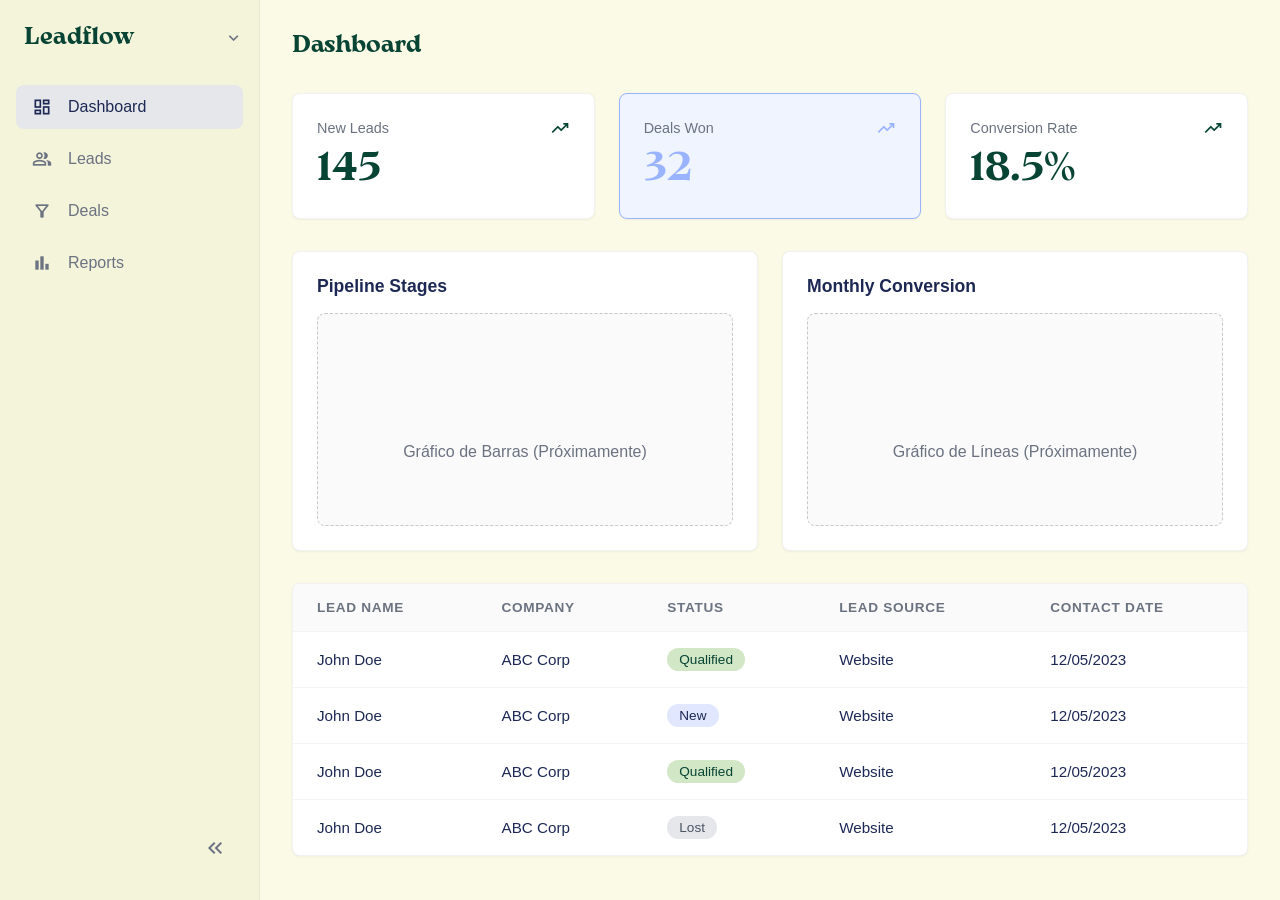
<file: index.html>
<!DOCTYPE html>
<html lang="es">
<head>
    <meta charset="UTF-8">
    <meta name="viewport" content="width=device-width, initial-scale=1.0">
    <title>Leadflow - Dashboard</title>
    
    <!-- Google Icons -->
    <link rel="stylesheet" href="https://fonts.googleapis.com/css2?family=Material+Symbols+Outlined:opsz,wght,FILL,GRAD@24,400,0,0" />
    
    <!-- Hojas de estilo -->
    <link rel="stylesheet" href="css/main.css">
    <link rel="stylesheet" href="css/dashboard.css">
</head>
<body>

    <div class="app-container">
        
        <!-- Sidebar -->
        <aside class="sidebar">
            <div class="sidebar-header">
                <h1 class="logo-text">Leadflow</h1>
                <span class="material-symbols-outlined">expand_more</span>
            </div>
            
            <nav class="sidebar-nav">
                <ul>
                    <li class="active">
                        <!-- ÍCONO GOOGLE: Dashboard -->
                        <span class="material-symbols-outlined">dashboard</span>
                        <span>Dashboard</span>
                    </li>
                    <li>
                        <!-- ÍCONO GOOGLE: Leads -->
                        <span class="material-symbols-outlined">group</span>
                        <span>Leads</span>
                    </li>
                    <li>
                        <!-- ÍCONO GOOGLE: Deals -->
                        <span class="material-symbols-outlined">filter_alt</span>
                        <span>Deals</span>
                    </li>
                    <li>
                        <!-- ÍCONO GOOGLE: Reports -->
                        <span class="material-symbols-outlined">bar_chart</span>
                        <span>Reports</span>
                    </li>
                </ul>
            </nav>

            <div class="sidebar-footer">
                <span class="material-symbols-outlined">keyboard_double_arrow_left</span>
            </div>
        </aside>

        <!-- Main Content -->
        <main class="main-content">
            <header class="top-header">
                <h2>Dashboard</h2>
            </header>

            <!-- KPI Cards -->
            <section class="kpi-section">
                <div class="kpi-card">
                    <div class="kpi-header">
                        <span>New Leads</span>
                        <span class="trend-icon material-symbols-outlined">trending_up</span>
                    </div>
                    <h3 class="kpi-value">145</h3>
                </div>

                <div class="kpi-card highlight">
                    <div class="kpi-header">
                        <span>Deals Won</span>
                        <span class="trend-icon material-symbols-outlined">trending_up</span>
                    </div>
                    <h3 class="kpi-value">32</h3>
                </div>

                <div class="kpi-card">
                    <div class="kpi-header">
                        <span>Conversion Rate</span>
                        <span class="trend-icon material-symbols-outlined">trending_up</span>
                    </div>
                    <h3 class="kpi-value">18.5%</h3>
                </div>
            </section>

            <!-- Charts Section -->
            <section class="charts-section">
                <div class="chart-container">
                    <h4>Pipeline Stages</h4>
                    <div class="chart-placeholder">
                        <!-- Aquí irá el canvas de Chart.js -->
                        <p style="color: var(--text-muted); text-align: center; padding-top: 4rem;">Gráfico de Barras (Próximamente)</p>
                    </div>
                </div>
                <div class="chart-container">
                    <h4>Monthly Conversion</h4>
                    <div class="chart-placeholder">
                        <!-- Aquí irá el canvas de Chart.js -->
                        <p style="color: var(--text-muted); text-align: center; padding-top: 4rem;">Gráfico de Líneas (Próximamente)</p>
                    </div>
                </div>
            </section>

            <!-- Table Section -->
            <section class="table-section">
                <table class="leads-table">
                    <thead>
                        <tr>
                            <th>Lead Name</th>
                            <th>Company</th>
                            <th>Status</th>
                            <th>Lead Source</th>
                            <th>Contact Date</th>
                        </tr>
                    </thead>
                    <tbody>
                        <tr>
                            <td>John Doe</td>
                            <td>ABC Corp</td>
                            <td><span class="badge qualified">Qualified</span></td>
                            <td>Website</td>
                            <td>12/05/2023</td>
                        </tr>
                        <tr>
                            <td>John Doe</td>
                            <td>ABC Corp</td>
                            <td><span class="badge new">New</span></td>
                            <td>Website</td>
                            <td>12/05/2023</td>
                        </tr>
                        <tr>
                            <td>John Doe</td>
                            <td>ABC Corp</td>
                            <td><span class="badge qualified">Qualified</span></td>
                            <td>Website</td>
                            <td>12/05/2023</td>
                        </tr>
                        <tr>
                            <td>John Doe</td>
                            <td>ABC Corp</td>
                            <td><span class="badge lost">Lost</span></td>
                            <td>Website</td>
                            <td>12/05/2023</td>
                        </tr>
                    </tbody>
                </table>
            </section>

        </main>
    </div>

    <script src="js/dashboard.js"></script>
</body>
</html>
</file>
<file: css/main.css>
/* =========================================
   CONFIGURACIÓN DE FUENTES
   ========================================= */
@font-face {
    font-family: 'Arsenica Antiqua';
    /* Asegúrate de que el nombre del archivo coincida exactamente con el de tu carpeta docs */
    src: url('../docs/arsenica-antiqua-bold1.ttf') format('truetype');
    font-weight: 700;
    font-style: normal;
    font-display: swap;
}

/* =========================================
   VARIABLES CSS (Identidad Visual Leadflow)
   ========================================= */
:root {
    /* Colores oficiales */
    --color-primary-dark: #074434;
    --color-secondary-green: #ABC685;
    --color-accent-blue: #99B3FF;
    --color-neutral-gray: #C7C8CB;
    --color-alt-blue: #1D2954;
    
    /* Colores de interfaz inferidos del diseño */
    --bg-body: #FAFAE6; /* Fondo crema de la app */
    --bg-sidebar: #F4F4DB; /* Fondo lateral ligeramente más oscuro */
    --bg-card: #FFFFFF;
    --bg-highlight: #F0F4FF; /* Azul muy claro para la tarjeta seleccionada */
    
    /* Textos */
    --text-main: #1D2954;
    --text-muted: #6B7280;
    --text-light: #FFFFFF;
    
    /* Estados de la tabla */
    --status-qualified-bg: #D1E7C6;
    --status-qualified-text: #074434;
    --status-new-bg: #E0E7FF;
    --status-new-text: #1D2954;
    --status-lost-bg: #E5E7EB;
    --status-lost-text: #4B5563;

    /* Tipografía */
    --font-headings: 'Arsenica Antiqua', Georgia, serif;
    --font-body: 'Arial', sans-serif; /* Fallback para el cuerpo */
    
    /* Bordes y Sombras */
    --border-radius: 8px;
    --shadow-sm: 0 1px 3px rgba(0,0,0,0.05);
    --shadow-md: 0 4px 6px rgba(0,0,0,0.05);
}

/* =========================================
   RESET Y ESTILOS GLOBALES
   ========================================= */
* {
    margin: 0;
    padding: 0;
    box-sizing: border-box;
}

body {
    font-family: var(--font-body);
    background-color: var(--bg-body);
    color: var(--text-main);
    -webkit-font-smoothing: antialiased;
}

h1, h2, h3, h4 {
    font-family: var(--font-headings);
    color: var(--color-primary-dark);
}

ul {
    list-style: none;
}

a {
    text-decoration: none;
    color: inherit;
}

/* Ocultar temporalmente el texto de los íconos para evitar parpadeos si no cargan */
.material-symbols-outlined {
    font-variation-settings: 'FILL' 0, 'wght' 400, 'GRAD' 0, 'opsz' 24;
}
</file>
<file: css/dashboard.css>
/* =========================================
   LAYOUT PRINCIPAL
   ========================================= */
.app-container {
    display: flex;
    height: 100vh;
    overflow: hidden;
}

/* =========================================
   SIDEBAR
   ========================================= */
.sidebar {
    width: 260px;
    background-color: var(--bg-sidebar);
    display: flex;
    flex-direction: column;
    border-right: 1px solid rgba(0,0,0,0.05);
    padding: 1.5rem 1rem;
}

.sidebar-header {
    display: flex;
    align-items: center;
    justify-content: space-between;
    margin-bottom: 2rem;
    padding-left: 0.5rem;
}

.logo-text {
    font-size: 1.5rem;
    color: var(--color-primary-dark);
}

.sidebar-header .material-symbols-outlined {
    font-size: 1.2rem;
    color: var(--text-muted);
    cursor: pointer;
}

.sidebar-nav {
    flex: 1;
}

.sidebar-nav ul {
    display: flex;
    flex-direction: column;
    gap: 0.5rem;
}

.sidebar-nav li {
    display: flex;
    align-items: center;
    gap: 1rem;
    padding: 0.75rem 1rem;
    border-radius: var(--border-radius);
    color: var(--text-muted);
    font-weight: 500;
    cursor: pointer;
    transition: background-color 0.2s ease, color 0.2s ease;
}

.sidebar-nav li:hover {
    background-color: rgba(0,0,0,0.03);
}

.sidebar-nav li.active {
    background-color: #E5E7EB; /* Gris claro para el estado activo */
    color: var(--text-main);
}

.sidebar-nav li .material-symbols-outlined {
    font-size: 1.25rem;
}

.sidebar-footer {
    display: flex;
    justify-content: flex-end;
    padding: 1rem;
    color: var(--text-muted);
    cursor: pointer;
}

/* =========================================
   MAIN CONTENT
   ========================================= */
.main-content {
    flex: 1;
    padding: 2rem;
    overflow-y: auto;
    display: flex;
    flex-direction: column;
    gap: 2rem;
}

.top-header h2 {
    font-size: 1.5rem;
    font-weight: 700;
}

/* =========================================
   KPI CARDS
   ========================================= */
.kpi-section {
    display: grid;
    grid-template-columns: repeat(auto-fit, minmax(250px, 1fr));
    gap: 1.5rem;
}

.kpi-card {
    background-color: var(--bg-card);
    padding: 1.5rem;
    border-radius: var(--border-radius);
    box-shadow: var(--shadow-sm);
    border: 1px solid rgba(0,0,0,0.05);
}

.kpi-card.highlight {
    background-color: var(--bg-highlight);
    border: 1px solid var(--color-accent-blue);
}

.kpi-header {
    display: flex;
    justify-content: space-between;
    align-items: center;
    color: var(--text-muted);
    font-size: 0.9rem;
    margin-bottom: 0.5rem;
}

.trend-icon {
    color: var(--color-primary-dark);
    font-size: 1.25rem;
}

.kpi-card.highlight .trend-icon {
    color: var(--color-accent-blue);
}

.kpi-value {
    font-size: 2.5rem;
    color: var(--color-primary-dark);
    font-family: var(--font-headings);
}

.kpi-card.highlight .kpi-value {
    color: var(--color-accent-blue);
}

/* =========================================
   CHARTS SECTION
   ========================================= */
.charts-section {
    display: grid;
    grid-template-columns: 1fr 1fr;
    gap: 1.5rem;
}

.chart-container {
    background-color: var(--bg-card);
    padding: 1.5rem;
    border-radius: var(--border-radius);
    box-shadow: var(--shadow-sm);
    border: 1px solid rgba(0,0,0,0.05);
    min-height: 300px;
    display: flex;
    flex-direction: column;
}

.chart-container h4 {
    font-size: 1.1rem;
    margin-bottom: 1rem;
    color: var(--text-main);
    font-family: var(--font-body);
    font-weight: 600;
}

.chart-placeholder {
    flex: 1;
    display: flex;
    align-items: center;
    justify-content: center;
    background-color: #FAFAFA;
    border-radius: var(--border-radius);
    border: 1px dashed var(--color-neutral-gray);
}

/* =========================================
   TABLA DE LEADS
   ========================================= */
.table-section {
    background-color: var(--bg-card);
    border-radius: var(--border-radius);
    box-shadow: var(--shadow-sm);
    border: 1px solid rgba(0,0,0,0.05);
    overflow: hidden;
}

.leads-table {
    width: 100%;
    border-collapse: collapse;
    text-align: left;
}

.leads-table th, 
.leads-table td {
    padding: 1rem 1.5rem;
    border-bottom: 1px solid #F3F4F6;
}

.leads-table th {
    background-color: #FAFAFA;
    font-weight: 600;
    color: var(--text-muted);
    font-size: 0.85rem;
    text-transform: uppercase;
    letter-spacing: 0.05em;
}

.leads-table td {
    font-size: 0.95rem;
    color: var(--text-main);
}

.leads-table tr:last-child td {
    border-bottom: none;
}

/* Badges de Estado */
.badge {
    display: inline-block;
    padding: 0.25rem 0.75rem;
    border-radius: 20px;
    font-size: 0.85rem;
    font-weight: 500;
}

.badge.qualified {
    background-color: var(--status-qualified-bg);
    color: var(--status-qualified-text);
}

.badge.new {
    background-color: var(--status-new-bg);
    color: var(--status-new-text);
}

.badge.lost {
    background-color: var(--status-lost-bg);
    color: var(--status-lost-text);
}

/* =========================================
   RESPONSIVE
   ========================================= */
@media (max-width: 1024px) {
    .charts-section {
        grid-template-columns: 1fr;
    }
}

@media (max-width: 768px) {
    .app-container {
        flex-direction: column;
    }
    
    .sidebar {
        width: 100%;
        padding: 1rem;
    }

    .sidebar-nav ul {
        flex-direction: row;
        overflow-x: auto;
    }

    .sidebar-nav li {
        white-space: nowrap;
    }

    .main-content {
        padding: 1rem;
    }

    .table-section {
        overflow-x: auto;
    }
}
</file>
